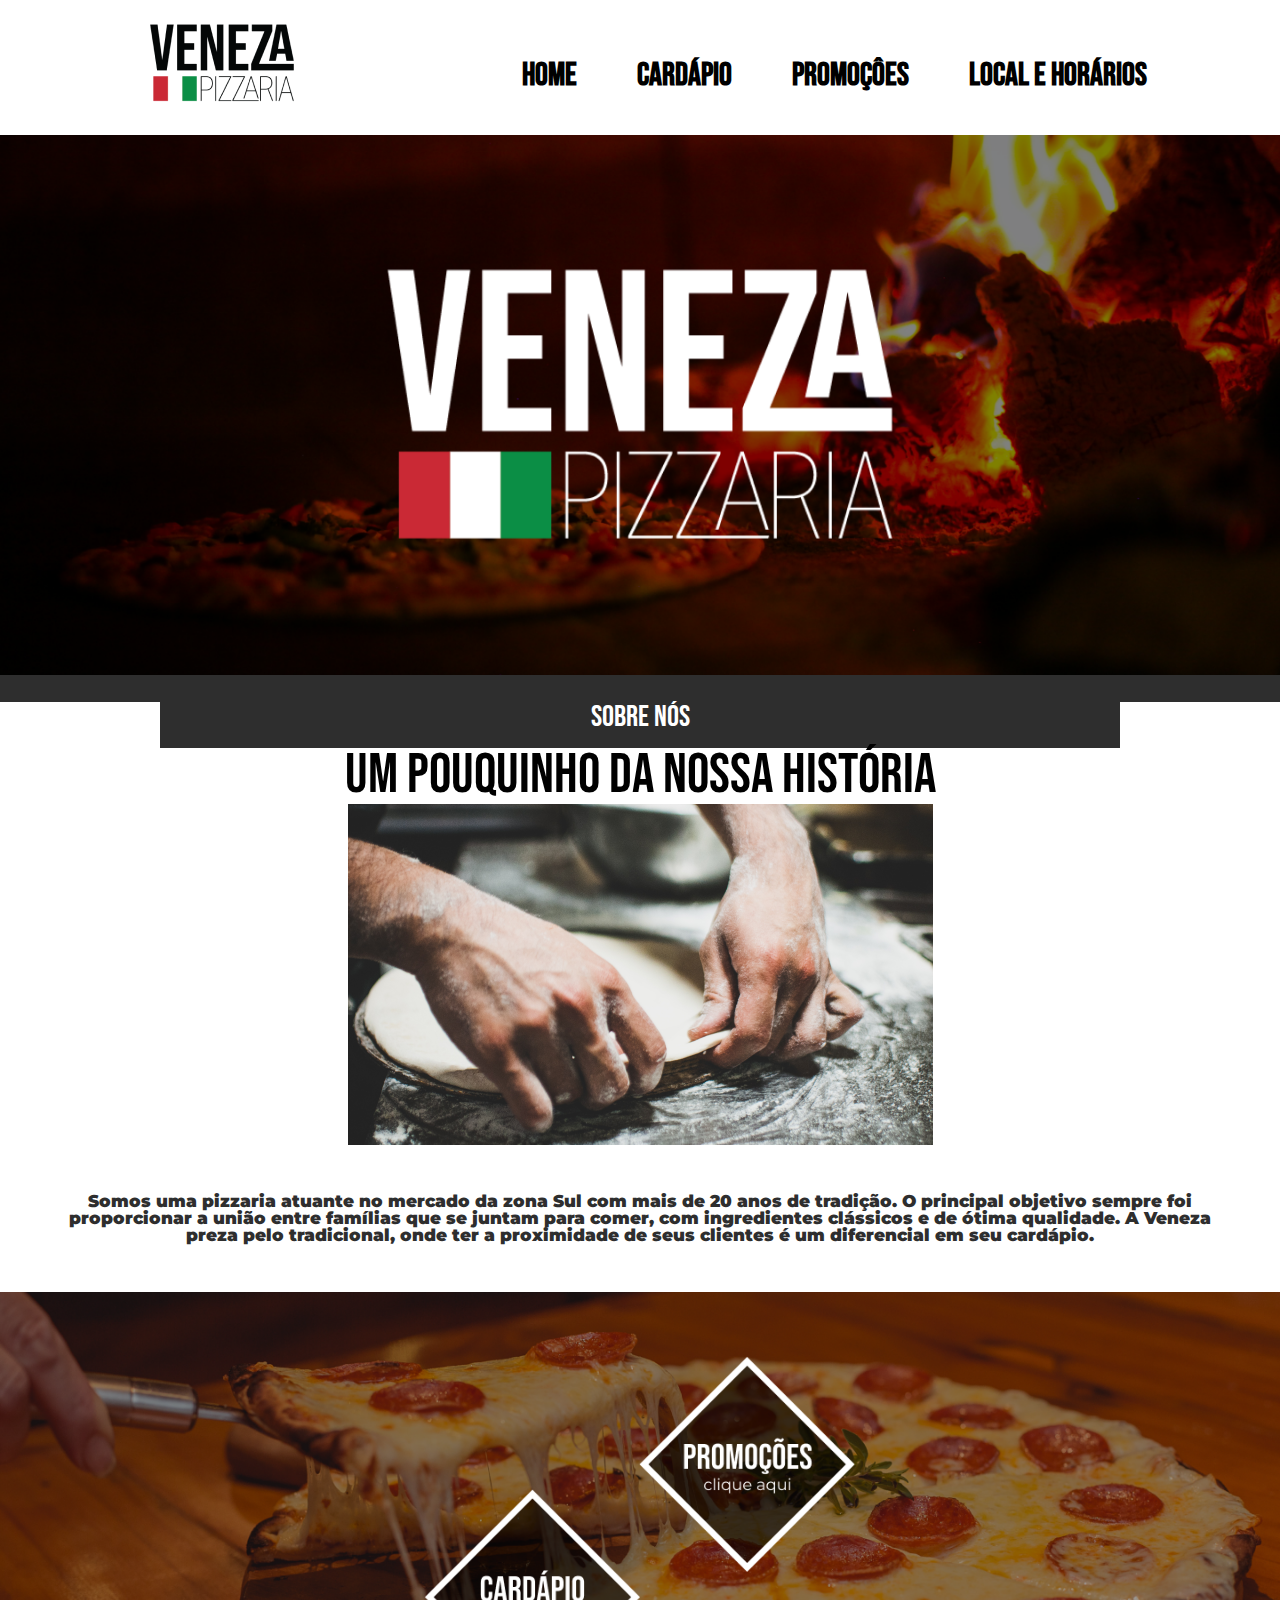
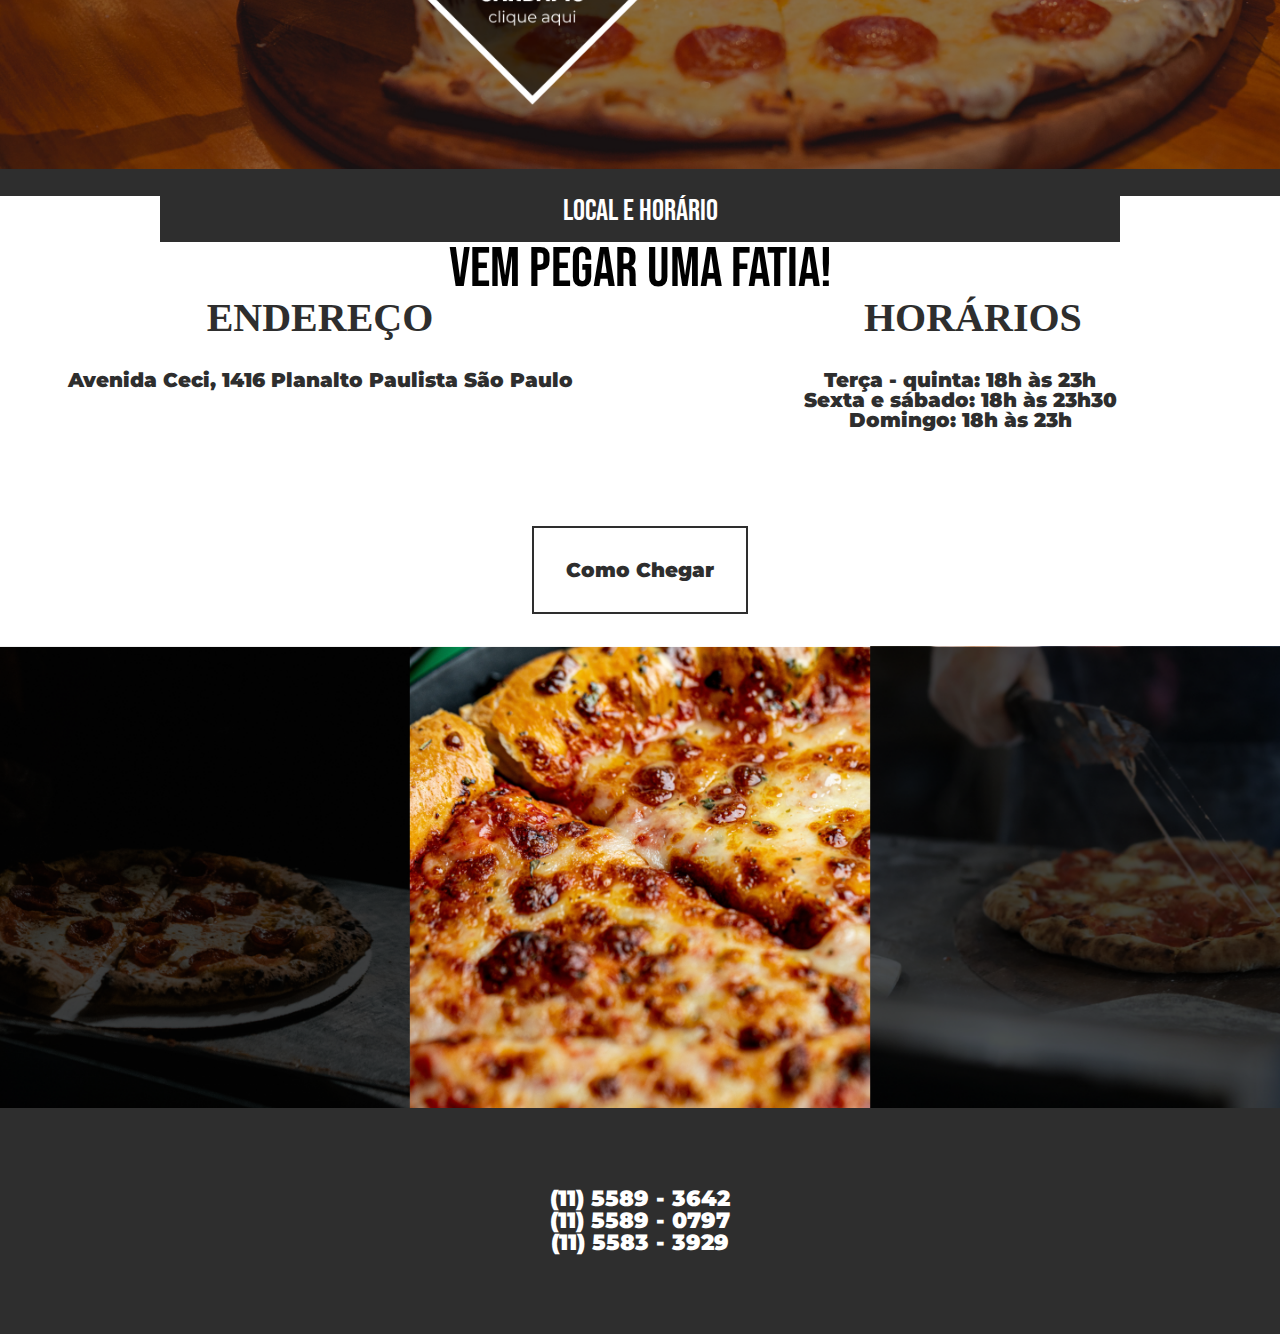
<file: index.html>
<!DOCTYPE html>
<html lang="pt-br">

<head>
    <meta charset="UTF-8">
    <meta http-equiv="X-UA-Compatible" content="IE=edge">
    <meta name="viewport" content="width=device-width, initial-scale=1.0">
    <link rel="stylesheet" href="./CSS/reset.css">
    <link rel="stylesheet" href="./CSS/style.css">
    <link rel="stylesheet" href="./CSS/cabecalho.css">
    <link rel="stylesheet" href="./CSS/principal.css">
    <link rel="stylesheet" href="./CSS/rodape.css">
    <link rel="preconnect" href="https://fonts.googleapis.com">
    <link rel="preconnect" href="https://fonts.gstatic.com" crossorigin>
    <link href="https://fonts.googleapis.com/css2?family=Bebas+Neue&family=Montserrat:wght@100&display=swap"
        rel="stylesheet">
    <title>Pizzaria Veneza</title>
</head>
<header>
    <section class="section-head">
        <img src="./images/logo.png" alt="Logo da Pizzaria" class="logo-head">
        <div class="mobile-menu" onclick="openNav()">
        <div class="line-1"></div>
        <div class="line-2"></div>
        <div class="line-3"></div>
    </div>
    <div id="myNav" class="overlay">
        <a href="javascript:void(0)" class="closebtn" onclick="closeNav()">&times;</a>
        
        <div class="overlay-content">
                 <a href="./index.html" class="a-item-over"> Home </a>
                 <a href="./cardapio.html" class="a-item-over"> Cardápio </a>
                 <a href="./promocoes.html" class="a-item-over"> Promoçôes </a>
                 <a href="./atendimento.html" class="a-item-over"> Local e Horários </a>
               
         </div>
    </div>
    

    <div class="div-lista">
        <ul class="lista-head">
            <li class="item-head"><a href="./index.html" class="a-item"> Home </a></li>
            <li class="item-head"><a href="./cardapio.html" class="a-item"> Cardápio </a></li>
            <li class="item-head"><a href="./promocoes.html" class="a-item"> Promoçôes </a></li>
            <li class="item-head"><a href="./atendimento.html" class="a-item"> Local e Horários </a></li>
        </ul>
         <div>
           
    </section>
</header>

<body>
    <section class="conteudo-principal">
        <img src="./images/PT1.png" alt="Imagem de pizza" class="background-veneza">
        <p class="barra-design"></p>
        <h1 class="sobre-nos">Sobre Nós</h1>
        <h2 class="titulo-secundario">um pouquinho da nossa história</h2>
        <div class="mao-na-massa">
            <img src="./images/um pouquinho da nossa história.png" alt="Mão na massa" class="img-mao-na-massa">
        </div>
       <div class="historia-container">
        <p class="nossa-historia">Somos uma pizzaria atuante no mercado da zona Sul com mais de 20 anos de tradição. O
            principal objetivo
            sempre foi proporcionar a união entre famílias que se juntam para comer, com ingredientes clássicos e de
            ótima qualidade. A Veneza preza pelo tradicional, onde ter a proximidade de seus clientes é um diferencial
            em seu cardápio.</p>
        </div>

        <img src="./images/PT3.png" alt="imagem de uma pizza" class="background-veneza">
        <p class="barra-design"></p>
        <h1 class="local-horario-titulo">Local e Horário</h1>
        <h2 class="titulo-secundario">vem pegar uma fatia!</h2>
        <div class="end-hora">
            <div class="endereco-hora1">
                <h1 class="titulo-end">Endereço</h1>
                <p class="item-end-hora">Avenida Ceci, 1416
                    Planalto Paulista
                    São Paulo</p>
            </div>
            <div class="endereco-hora2">
                <h1 class="titulo-hora">Horários</h1>
                <ul class="item-end-hora">
                <li>Terça - quinta: 18h às 23h</li>
                <li>Sexta e sábado: 18h às 23h30</li>
                <li>Domingo: 18h às 23h</li>
                </ul>
            </div>
        </div>
        <div class="btn">
        <a href="https://www.google.com/maps/place/Av.+Ceci,+1416+-+Planalto+Paulista,+S%C3%A3o+Paulo+-+SP,+04065-002/@-23.6216754,-46.6516358,17z/data=!3m1!4b1!4m5!3m4!1s0x94ce5a5d1738dbd7:0x98ef2408de1309c8!8m2!3d-23.6216754!4d-46.6494471"
            class="btn-como-chegar">Como Chegar</a>
        </div>
        <img src="./images/PT5.png" alt="imagem de pizza" class="background-veneza">
    </section>
    <script src="./JS/JS/mobile-navbar.js"></script>
</body>
<footer>
    <div class="d-contato">
        <ul class="contato">
         <li>(11) 5589 - 3642</li>
           <li> (11) 5589 - 0797</li>
            <li>(11) 5583 - 3929</li>
        </ul>
    </div>
</footer>

</html>
</file>
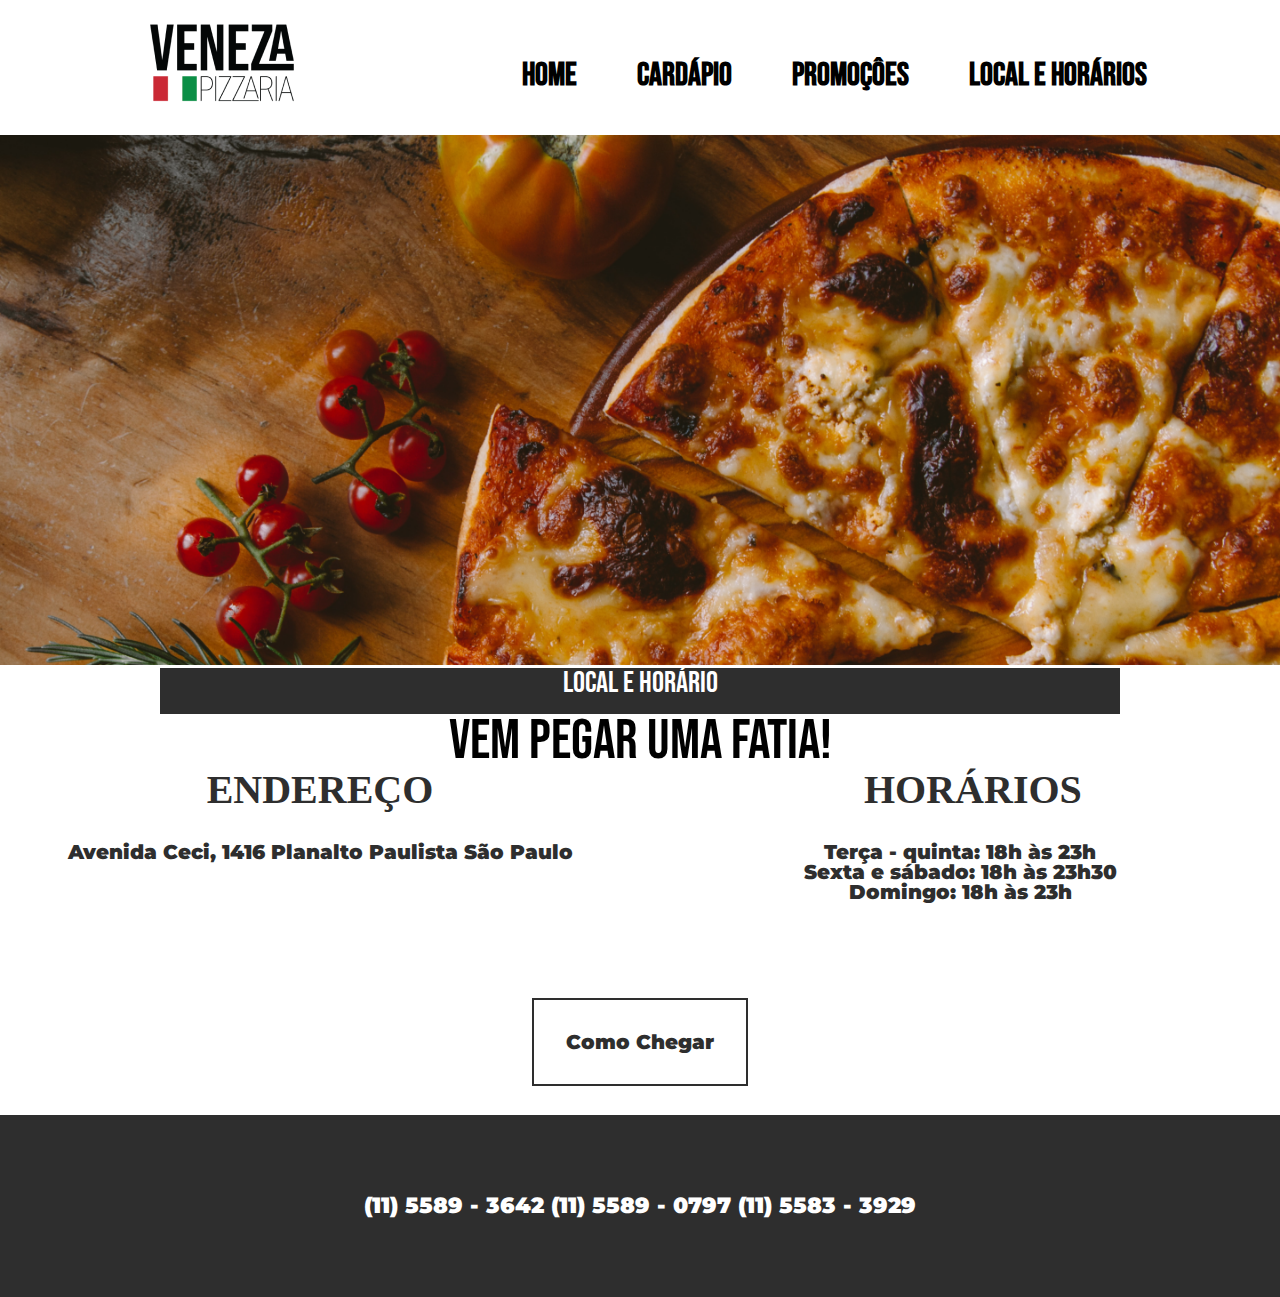
<file: atendimento.html>
<!DOCTYPE html>
<html lang="pt-br">
<head>
    <meta charset="UTF-8">
    <meta http-equiv="X-UA-Compatible" content="IE=edge">
    <meta name="viewport" content="width=device-width, initial-scale=1.0">
    <link rel="stylesheet" href="./CSS/reset.css">
    <link rel="stylesheet" href="./CSS/style.css">
    <link rel="stylesheet" href="./CSS/cabecalho.css">
    <link rel="stylesheet" href="./CSS/atendimento.css">
    <link rel="stylesheet" href="./CSS/rodape.css">
    <link rel="preconnect" href="https://fonts.googleapis.com">
    <link rel="preconnect" href="https://fonts.gstatic.com" crossorigin>
    <link href="https://fonts.googleapis.com/css2?family=Bebas+Neue&family=Montserrat:wght@100&display=swap"
        rel="stylesheet">
    <title>Pizzaria Veneza</title>
</head>
<header>
    <section class="section-head">
        <img src="./images/logo.png" alt="Logo da Pizzaria" class="logo-head">
        <div class="mobile-menu" onclick="openNav()">
        <div class="line-1"></div>
        <div class="line-2"></div>
        <div class="line-3"></div>
    </div>
    <div id="myNav" class="overlay">
        <a href="javascript:void(0)" class="closebtn" onclick="closeNav()">&times;</a>
        
        <div class="overlay-content">
                 <a href="./index.html" class="a-item-over"> Home </a>
                 <a href="./cardapio.html" class="a-item-over"> Cardápio </a>
                 <a href="./promocoes.html" class="a-item-over"> Promoçôes </a>
                 <a href="./atendimento.html" class="a-item-over"> Local e Horários </a>
               
         </div>
    </div>
    

    <div class="div-lista">
        <ul class="lista-head">
            <li class="item-head"><a href="./index.html" class="a-item"> Home </a></li>
            <li class="item-head"><a href="./cardapio.html" class="a-item"> Cardápio </a></li>
            <li class="item-head"><a href="./promocoes.html" class="a-item"> Promoçôes </a></li>
            <li class="item-head"><a href="./atendimento.html" class="a-item"> Local e Horários </a></li>
        </ul>
         <div>
           
    </section>
</header>
<body>
    <img src="./images/ivan-torres-MQUqbmszGGM-unsplash 1.png" alt="foto de pizza no forno"
    class="background-veneza">
    <h1 class="local-horario-titulo">Local e Horário</h1>
        <h2 class="titulo-secundario">vem pegar uma fatia!</h2>
        <div class="end-hora">
            <div class="endereco-hora1">
                <h1 class="titulo-end">Endereço</h1>
                <p class="item-end-hora">Avenida Ceci, 1416
                    Planalto Paulista
                    São Paulo</p>
            </div>
            <div class="endereco-hora2">
                <h1 class="titulo-hora">Horários</h1>
                <ul class="item-end-hora">
                <li>Terça - quinta: 18h às 23h</li>
                <li>Sexta e sábado: 18h às 23h30</li>
                <li>Domingo: 18h às 23h</li>
                </ul>
            </div>
        </div>
        <div class="btn">
        <a href="https://www.google.com/maps/place/Av.+Ceci,+1416+-+Planalto+Paulista,+S%C3%A3o+Paulo+-+SP,+04065-002/@-23.6216754,-46.6516358,17z/data=!3m1!4b1!4m5!3m4!1s0x94ce5a5d1738dbd7:0x98ef2408de1309c8!8m2!3d-23.6216754!4d-46.6494471"
            class="btn-como-chegar">Como Chegar</a>
        </div>
            <script src="./JS/JS/mobile-navbar.js"></script>
</body>
<footer>
    <div class="d-contato">
        <p class="contato">(11) 5589 - 3642
            (11) 5589 - 0797
            (11) 5583 - 3929</p>
    </div>
</footer>
</html>
</file>
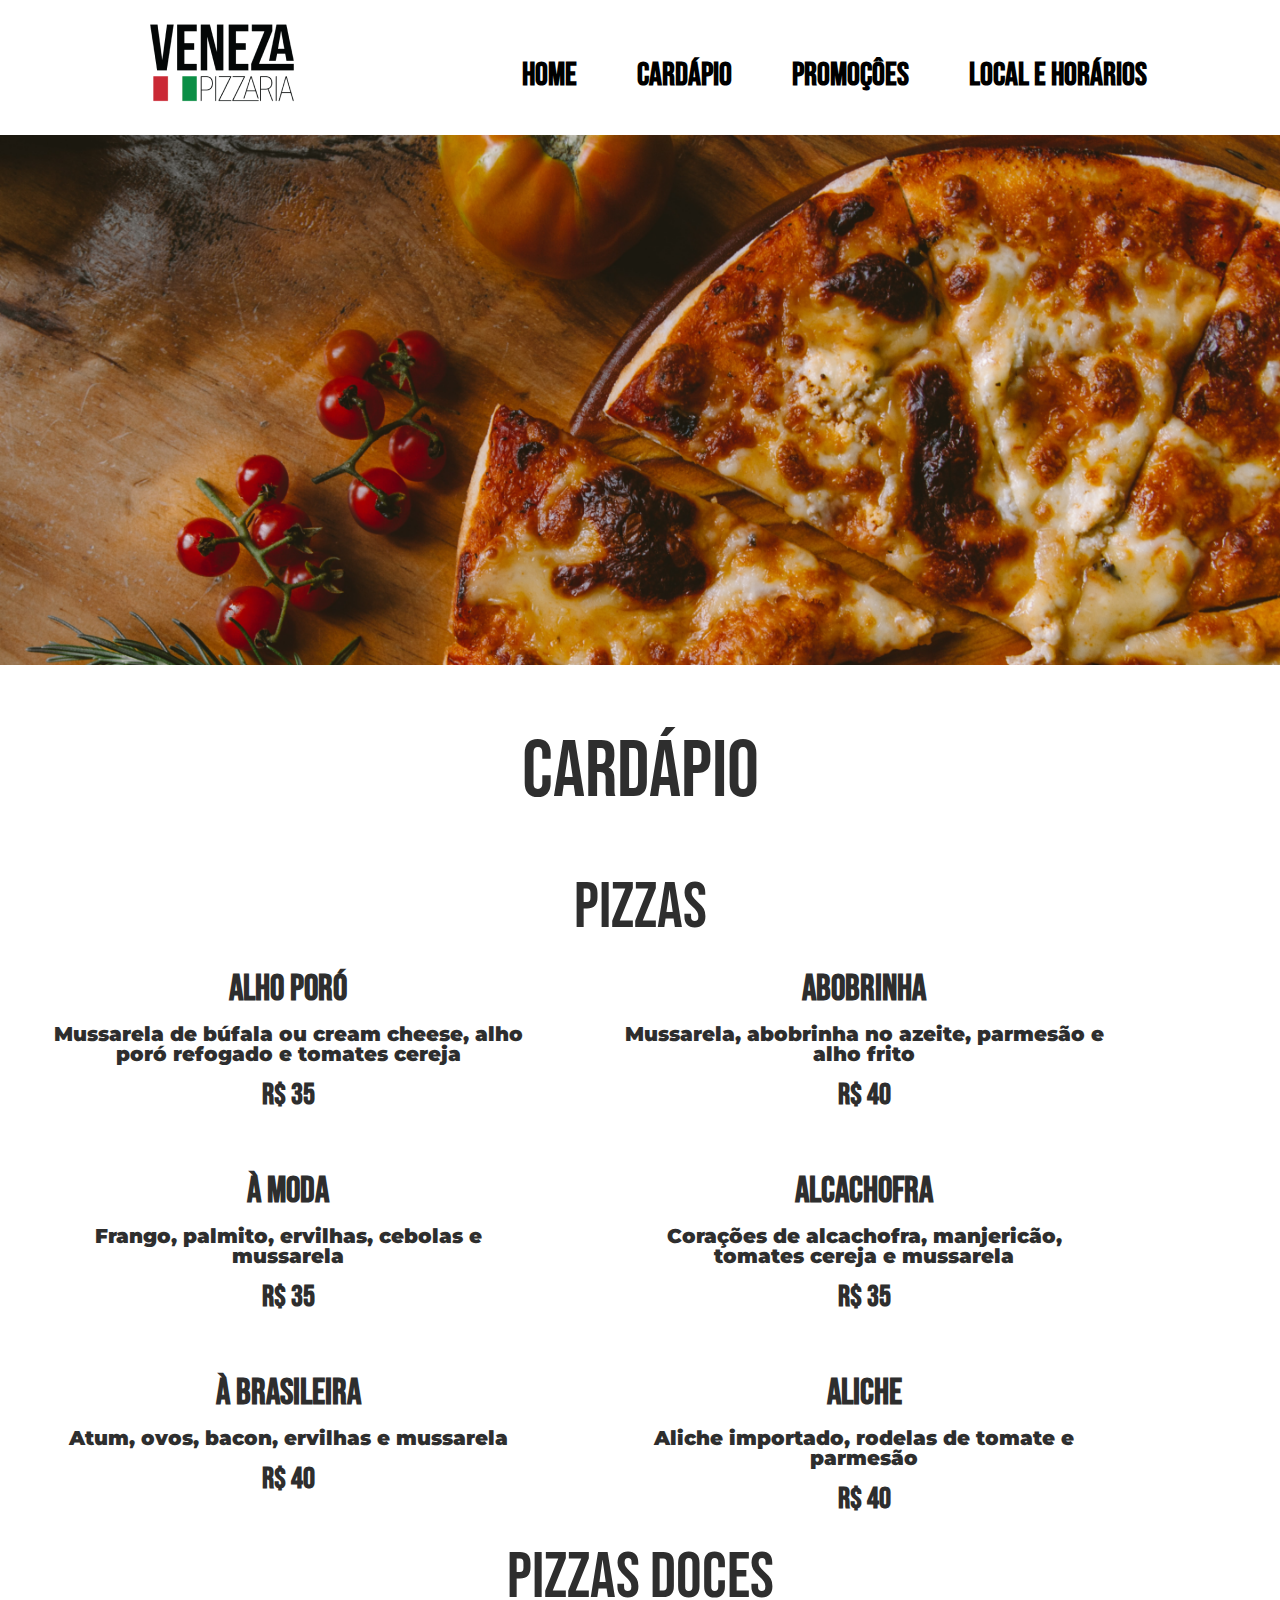
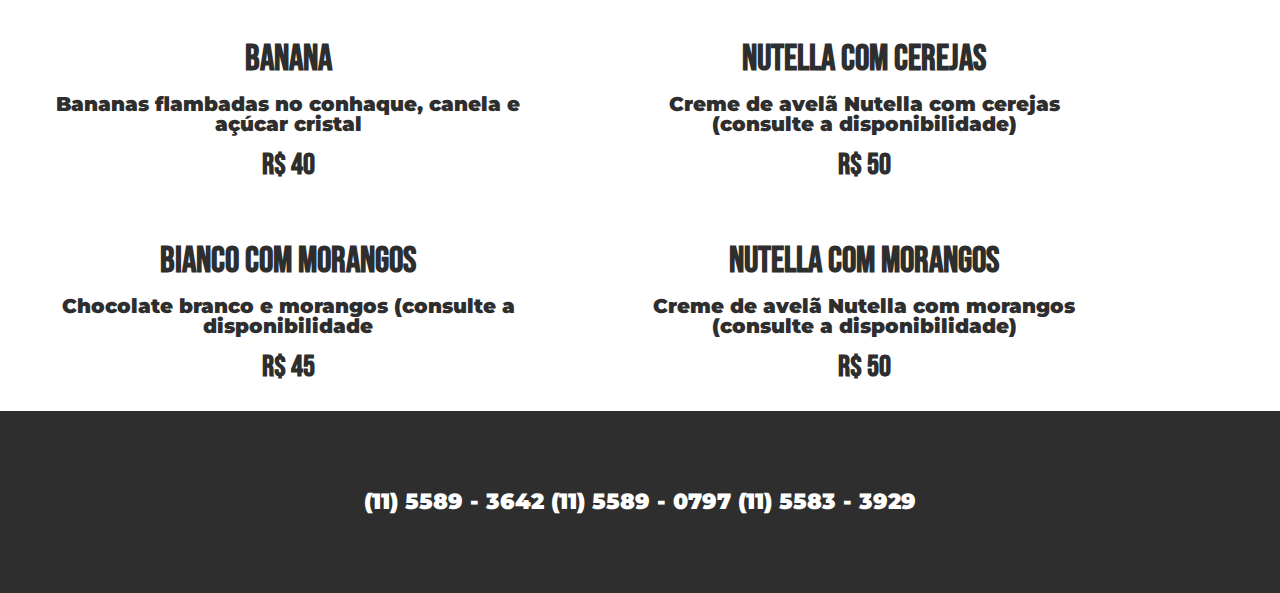
<file: cardapio.html>
<!DOCTYPE html>
<html lang="pt-br">

<head>
    <meta charset="UTF-8">
    <meta http-equiv="X-UA-Compatible" content="IE=edge">
    <meta name="viewport" content="width=device-width, initial-scale=1.0">
    <link rel="stylesheet" href="./CSS/reset.css">
    <link rel="stylesheet" href="./CSS/style.css">
    <link rel="stylesheet" href="./CSS/cabecalho.css">
    <link rel="stylesheet" href="./CSS/rodape.css">
    <link rel="stylesheet" href="./CSS/cardapio.css">
    <link rel="preconnect" href="https://fonts.googleapis.com">
    <link rel="preconnect" href="https://fonts.gstatic.com" crossorigin>
    <link href="https://fonts.googleapis.com/css2?family=Bebas+Neue&family=Montserrat:wght@100&display=swap"
        rel="stylesheet">
    <title>Pizzaria Veneza</title>
</head>
<header>
    <section class="section-head">
        <img src="./images/logo.png" alt="Logo da Pizzaria" class="logo-head">
        <div class="mobile-menu" onclick="openNav()">
        <div class="line-1"></div>
        <div class="line-2"></div>
        <div class="line-3"></div>
    </div>
    <div id="myNav" class="overlay">
        <a href="javascript:void(0)" class="closebtn" onclick="closeNav()">&times;</a>
        
        <div class="overlay-content">
                 <a href="./index.html" class="a-item-over"> Home </a>
                 <a href="./cardapio.html" class="a-item-over"> Cardápio </a>
                 <a href="./promocoes.html" class="a-item-over"> Promoçôes </a>
                 <a href="./atendimento.html" class="a-item-over"> Local e Horários </a>
               
         </div>
    </div>
    

    <div class="div-lista">
        <ul class="lista-head">
            <li class="item-head"><a href="./index.html" class="a-item"> Home </a></li>
            <li class="item-head"><a href="./cardapio.html" class="a-item"> Cardápio </a></li>
            <li class="item-head"><a href="./promocoes.html" class="a-item"> Promoçôes </a></li>
            <li class="item-head"><a href="./atendimento.html" class="a-item"> Local e Horários </a></li>
        </ul>
         <div>
           
    </section>
</header>
<body>
    <section class="principal">
        <div>
            <img src="./images/ivan-torres-MQUqbmszGGM-unsplash 1.png" alt="foto de pizza no forno"
                class="background-veneza">
            <H1 class="cardapio-item">Cardápio</H1>
            <h1 class="pizza-item">Pizzas</h1>
        </div>
        <div class="pizzas-cardapio-geral">
            <div class="pizzas-cardapio">
                <h2 class="titulo-cardapio">ALHO PORÓ</h2>
                <p class="descricao-cardapio">Mussarela de búfala ou cream cheese, alho poró refogado e tomates cereja
                </p>
                <p class="preco">r$ 35</p>
            </div>
            <div class="pizzas-cardapio">
                <h2 class="titulo-cardapio">abobrinha</h2>
                <p class="descricao-cardapio">Mussarela, abobrinha no azeite, parmesão e alho frito</p>
                <p class="preco">r$ 40</p>
            </div>
            <div class="pizzas-cardapio">
                <h2 class="titulo-cardapio">à moda</h2>
                <p class="descricao-cardapio">Frango, palmito, ervilhas, cebolas e mussarela</p>
                <p class="preco">r$ 35</p>

            </div>
            <div class="pizzas-cardapio">
                <h2 class="titulo-cardapio">alcachofra</h2>
                <p class="descricao-cardapio">Corações de alcachofra, manjericão, tomates cereja e mussarela</p>
                <p class="preco">r$ 35 </p>
            </div>
            <div class="pizzas-cardapio">
                <h2 class="titulo-cardapio">à brasileira</h2>
                <p class="descricao-cardapio">Atum, ovos, bacon, ervilhas e mussarela</p>
                <p class="preco">r$ 40</p>
            </div>
            <div class="pizzas-cardapio">
                <h2 class="titulo-cardapio">aliche</h2>
                <p class="descricao-cardapio">Aliche importado, rodelas de tomate e parmesão</p>
                <p class="preco">r$ 40</p>
            </div>
        </div>
        <h1 class="pizza-item">Pizzas Doces </h1>
        <div class="pizzas-cardapio-geral">
            <div class="pizzas-cardapio">
                <h2 class="titulo-cardapio">banana  </h2>
                    <p class="descricao-cardapio">Bananas flambadas no conhaque, canela e açúcar cristal</p>
                    <p class="preco">r$ 40</p>
                
            </div>
            <div class="pizzas-cardapio">
                <h2 class="titulo-cardapio">nutella com cerejas</h2>
                    <p class="descricao-cardapio">Creme de avelã Nutella com cerejas (consulte a disponibilidade)</p>
                    <p class="preco">r$ 50</p>
                
            </div>
            <div class="pizzas-cardapio">
                <h2 class="titulo-cardapio">bianco com morangos</h2>
                    <p class="descricao-cardapio">Chocolate branco e morangos (consulte a disponibilidade</p>
                    <p class="preco">r$ 45</p>
                
            </div>
            <div class="pizzas-cardapio">
                <h2 class="titulo-cardapio">nutella com morangos</h2>
                    <p class="descricao-cardapio">Creme de avelã Nutella com morangos (consulte a disponibilidade)</p>
                    <p class="preco">r$ 50</p>
                
            </div>
        </div>
    </section>
    <script src="./JS/JS/mobile-navbar.js"></script>
</body>
<footer>
    <div class="d-contato">
        <p class="contato">(11) 5589 - 3642
            (11) 5589 - 0797
            (11) 5583 - 3929</p>
    </div>
</footer>

</html>
</file>
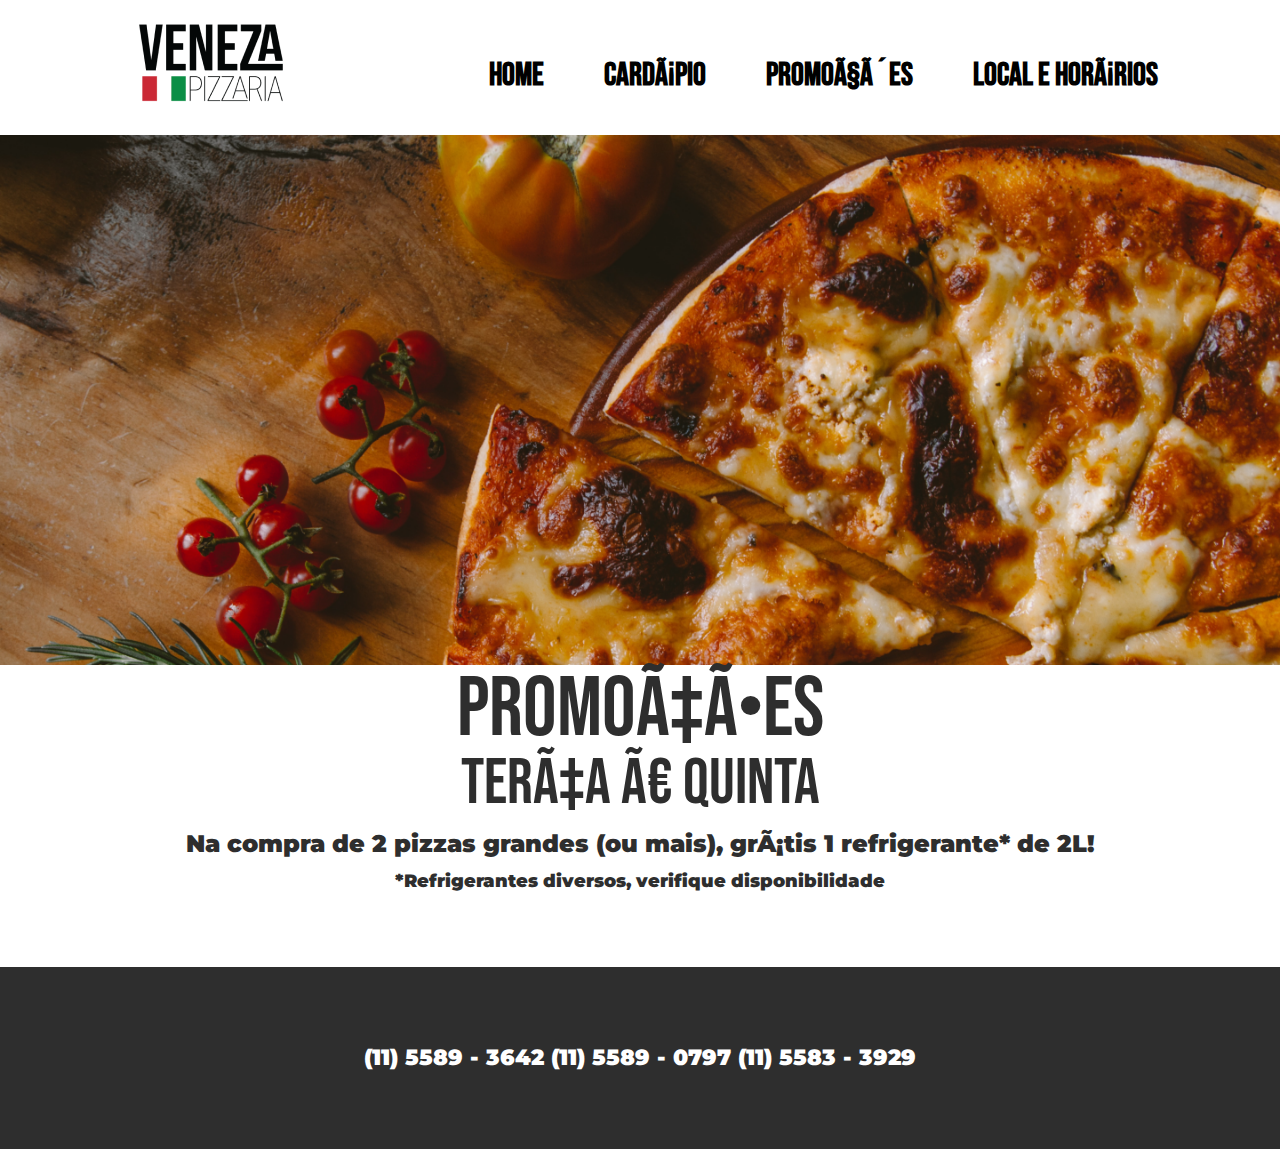
<file: promocoes.html>
<!DOCTYPE html>
<html lang="pt-br>
<head>
    <meta charset="UTF-8">
    <meta http-equiv="X-UA-Compatible" content="IE=edge">
    <meta name="viewport" content="width=device-width, initial-scale=1.0">
    <link rel="stylesheet" href="./CSS/reset.css">
    <link rel="stylesheet" href="./CSS/style.css">
    <link rel="stylesheet" href="./CSS/cabecalho.css">
    <link rel="stylesheet" href="./CSS/rodape.css">
    <link rel="stylesheet" href="./CSS/promocoes.css">
    <link rel="preconnect" href="https://fonts.googleapis.com">
    <link rel="preconnect" href="https://fonts.gstatic.com" crossorigin>
    <link href="https://fonts.googleapis.com/css2?family=Bebas+Neue&family=Montserrat:wght@100&display=swap"
        rel="stylesheet">
    <title>Pizzaria Veneza</title>
</head>
<header>
    <section class="section-head">
        <img src="./images/logo.png" alt="Logo da Pizzaria" class="logo-head">
        <div class="mobile-menu" onclick="openNav()">
        <div class="line-1"></div>
        <div class="line-2"></div>
        <div class="line-3"></div>
    </div>
    <div id="myNav" class="overlay">
        <a href="javascript:void(0)" class="closebtn" onclick="closeNav()">&times;</a>
        
        <div class="overlay-content">
                 <a href="./index.html" class="a-item-over"> Home </a>
                 <a href="./cardapio.html" class="a-item-over"> Cardápio </a>
                 <a href="./promocoes.html" class="a-item-over"> Promoçôes </a>
                 <a href="./atendimento.html" class="a-item-over"> Local e Horários </a>
               
         </div>
    </div>
    

    <div class="div-lista">
        <ul class="lista-head">
            <li class="item-head"><a href="./index.html" class="a-item"> Home </a></li>
            <li class="item-head"><a href="./cardapio.html" class="a-item"> Cardápio </a></li>
            <li class="item-head"><a href="./promocoes.html" class="a-item"> Promoçôes </a></li>
            <li class="item-head"><a href="./atendimento.html" class="a-item"> Local e Horários </a></li>
        </ul>
         <div>
           
    </section>
</header>
<body>
    <img src="./images/ivan-torres-MQUqbmszGGM-unsplash 1.png" alt="Imagem de pizza" class="background-veneza">
    <h1 class="titulo-promocao">PROMOÇÕES</h1>
    <h2 class="dias-promocao">TERÇA À QUINTA</h2>
    <p class="primeira-descricao">Na compra de 2 pizzas grandes (ou mais), grátis 1 refrigerante* de 2L!</p>
    <p class="segunda-descricao">*Refrigerantes diversos, verifique disponibilidade</p>

    <script src="./JS/JS/mobile-navbar.js"></script>
</body>
<footer>
    <div class="d-contato">
        <p class="contato">(11) 5589 - 3642
            (11) 5589 - 0797
            (11) 5583 - 3929</p>
    </div>
</footer>

</html>
</file>
<file: CSS/style.css>
:root{
    --cor-titulo-principal:  rgba(46, 46, 46, 1);
    --font-titulo-principal: Bebas Neue;
    --cor-descricao: rgba(46, 46, 46, 1);
    --font-descricao:  Montserrat ;
    --cor-telefone: rgba(255, 255, 255, 1);
}
</file>
<file: CSS/cabecalho.css>
header {
    background-color: #FFFFFF;
}

.section-head {
    display: flex;
    justify-content: space-around;
    align-items: center;
    height: 15vh;
}

.lista-head {
    display: inline-block;
    align-items: flex-end;
    margin-top: 3rem;
    margin-left: 0 rem;

}

.logo-head {
    margin-top: 2rem;
}

.item-head {
    display: inline-block;
    margin-right: 3.5rem;
    cursor: pointer;
    margin-bottom: 2rem;
}

.a-item {
    color: var(--font-titulo-principal);
    text-decoration: none;
    font-weight: bold;
    font-size: 32px;
    text-transform: uppercase;
    font-family: 'Bebas Neue', cursive;
    
}

.a-item:hover {
    color: rgb(137, 136, 136);
    border:  1px solid black;
    padding: 1rem;
}
.a-item-over {
    color: var(--font-titulo-principal);
    text-decoration: none;
    font-weight: bold;
    font-size: 28px;
    text-transform: uppercase;
    font-family: 'Bebas Neue', cursive;  
}

.a-item-over:hover {
    color: rgb(137, 136, 136);
    border: 1px solid  rgb(137, 136, 136);
    padding: 1rem;
}


.mobile-menu {
    display: none;
    cursor: pointer;
    margin-left: auto;
    background-color: rgb(218, 213, 213);
}

.mobile-menu div {
    width: 28px;
    height: 2px;
    background: black;
    margin: 8px;
}

.closebtn {
    display: none;
    cursor: pointer;
    margin-left: auto;
    text-decoration: none;
    color: rgb(137, 136, 136);
    font-size: 65px;
}

.overlay {
    width: 0;
    height: 100%;
    background-color: black;
    z-index: 9;
    position: fixed;
    left: 0;
    top: 0;
    overflow-x: hidden;
    transition: all 0.5s;
}

.overlay-content {
    display: none;
    position: relative;
    top: 25%;
    width: 100%;
    text-align: center;
    margin-top: 30px;
    color: rgb(218, 213, 213);
}

@media screen and (max-width: 950px) {
    .lista-head {
        display: none;
    }

    .mobile-menu {
        display: block;
    }

    .closebtn {
        display: block;
    }

    .overlay-content {
        display: flex;
        position: relative;
        flex-direction: column;
        justify-content: center;
        top: 25%;
        width: 100%;
        text-align: center;
        margin-top: 0px;
        color: rgb(218, 213, 213);
    }

    .a-item-over{
        margin: 10px;
    }

}
</file>
<file: CSS/principal.css>
.background-veneza{
    width: 100%;
}
.barra-design{
    border: 6px solid #2E2E2E;
    max-width: 100%;
    height: 2rem;
    background-color: #2E2E2E;
    margin-top: -20px;
}
.sobre-nos{
    text-align: center;
    background-color: #2E2E2E;
    color: var(--cor-telefone);
    font-size: 30px;
    text-transform: uppercase;
    font-family: 'Bebas Neue';
    padding-bottom: 1rem;
    margin:0 10rem ;
}
.titulo-secundario{
    font-size: 3.5rem;
    text-align: center;
    color: var(--titulo-principal);
    text-transform: uppercase;
    font-family: 'Bebas Neue';

}
.mao-na-massa{
    display: flex;
    justify-content: center;
   
}
.historia-container{
    display: flex;
    justify-content: space-around;
    

}
.nossa-historia{
    color: rgba(46, 46, 46, 1);
    font-family: 'Montserrat', sans-serif;
    font-size: 17px;
    font-weight:900;
  
    text-align: center;
    margin: 1rem;
    padding: 2rem;
}
.local-horario-titulo{
    text-align: center;
    background-color: #2E2E2E;
    color: var(--cor-telefone);
    font-size: 30px;
    text-transform: uppercase;
    font-family: 'Bebas Neue';
    padding-bottom: 1rem;
    margin:0 10rem ;
}
.end-hora{
    display: grid;
    grid-template-columns: 50% 50%;
    margin-bottom: 4rem;
}
.endereco-hora1{
   text-align: center;
   
}
.titulo-end{
    color: #2E2E2E;
    font-family: var(--titulo-principal);
    font-size: 40px;
    font-weight: 900;
    text-transform: uppercase;
}
.titulo-hora{
    color: #2E2E2E;
    font-family: var(--titulo-principal);
    font-size: 40px;
    font-weight: 900;
    margin: 0 35%;
    text-transform: uppercase;
}
.item-end-hora{
    color: #2E2E2E;
    display: flex;
    flex-direction: column;
    font-family: 'Montserrat', sans-serif;
    font-size: 20px;
    font-weight: 900;
    margin: 2rem 0;
    text-align: center;

}
    .btn{
        display: flex;
        justify-content: space-around;
    }
.btn-como-chegar{
    border: 2px solid #2E2E2E;
    color: #2E2E2E;
    cursor: pointer;
    display: flex;
    font-size: 20px;
    font-family: 'Montserrat', sans-serif;
    font-weight: 900;
    margin-bottom: 2rem;
    padding: 2rem;
    text-decoration: none;
}
.btn-como-chegar:hover{
    border: 4px solid rgb(137, 136, 136);
    color: rgb(137, 136, 136);
    font-size: 25px;
}

@media screen and (max-width: 999px) {
    .end-hora{
        display: flex;
        flex-direction: column;
    }
    .titulo-hora{
        display: flex;
        justify-content: center;
        margin: 0 19rem;
    }
    .btn-como-chegar{
        display: flex;
        justify-content: center;
    }
}
@media screen and (max-width:585px ) {
     .img-mao-na-massa{
        width: 100%;
    } 
    .sobre-nos{
        font-size: 20px;
        margin: 0 5rem;
    }
    .local-horario-titulo{
        font-size: 20px;
        margin: 0 5rem;
    }
    .titulo-hora{
        margin: 0 10rem;
    }
}
</file>
<file: CSS/rodape.css>
.d-contato{
    background-color: rgba(46, 46, 46, 1);
    padding: 5rem;
    margin-top: -3px;
}
.contato{
    color: #FFFFFF;
    display: flex;
    flex-direction: column;
    font-size: 22px;
    font-family: 'Montserrat', sans-serif;
    font-weight: 900;
    justify-content: center;
    
    text-align: center; 
}
</file>
<file: CSS/atendimento.css>
.background-veneza {
    width: 100%;
}

.titulo-secundario{
    font-size: 3.5rem;
    text-align: center;
    color: var(--titulo-principal);
    text-transform: uppercase;
    font-family: 'Bebas Neue';
}
.local-horario-titulo{
    text-align: center;
    background-color: #2E2E2E;
    color: var(--cor-telefone);
    font-size: 30px;
    text-transform: uppercase;
    font-family: 'Bebas Neue';
    padding-bottom: 1rem;
    margin:0 10rem ;
}
.end-hora{
    display: grid;
    grid-template-columns: 50% 50%;
    margin-bottom: 4rem;
}
.endereco-hora1{
   text-align: center;
   
}
.titulo-end{
    color: #2E2E2E;
    font-family: var(--titulo-principal);
    font-size: 40px;
    font-weight: 900;
    text-transform: uppercase;
}
.titulo-hora{
    color: #2E2E2E;
    font-family: var(--titulo-principal);
    font-size: 40px;
    font-weight: 900;
    margin: 0 35%;
    text-transform: uppercase;
}
.item-end-hora{
    color: #2E2E2E;
    display: flex;
    flex-direction: column;
    font-family: 'Montserrat', sans-serif;
    font-size: 20px;
    font-weight: 900;
    margin: 2rem 0;
    text-align: center;

}
    .btn{
        display: flex;
        justify-content: space-around;
    }
.btn-como-chegar{
    border: 2px solid #2E2E2E;
    color: #2E2E2E;
    cursor: pointer;
    display: flex;
    font-size: 20px;
    font-family: 'Montserrat', sans-serif;
    font-weight: 900;
    margin-bottom: 2rem;   
    padding: 2rem;
    text-decoration: none;
}
.btn-como-chegar:hover{
    border: 4px solid rgb(137, 136, 136);
    color: rgb(137, 136, 136);
    font-size: 25px;
}
@media screen and (max-width: 999px) {
    .end-hora{
        display: flex;
        flex-direction: column;
    }
    .titulo-hora{
        display: flex;
        justify-content: center;
        margin: 0 19rem;
    }
    .btn-como-chegar{
        display: flex;
        justify-content: center;
    }
}
@media screen and (max-width:585px ) {
    .local-horario-titulo{
        font-size: 20px;
        margin: 0 5rem;
    }
    .titulo-hora{
        margin: 0 10rem;
    }
}
</file>
<file: CSS/cardapio.css>
.background-veneza {
    width: 100%;
}

.cardapio-item {
    background-color: #FFFFFF;
    color: rgba(46, 46, 46, 1);
    ;
    font-family: 'Bebas Neue';
    font-size: 80px;
    padding: 4rem;
    text-align: center;
}

.pizza-item {
    color: rgba(46, 46, 46, 1);
    font-family: 'Bebas Neue';
    font-size: 64px;
    text-align: center;

}

.pizzas-cardapio-geral {
    display: grid;
    grid-template-columns: 45% 45%;
    text-align: center;
}

.pizzas-cardapio {
    margin: 2rem;
}

.titulo-cardapio {
    color: rgba(46, 46, 46, 1);
    font-family: 'Bebas Neue';
    font-size: 36px;
    font-weight: 900;
    text-transform: uppercase;
}

.descricao-cardapio {
    color: rgba(46, 46, 46, 1);
    font-family: 'Montserrat', sans-serif;
    font-size: 20px;
    font-weight: 900;
    margin: 1rem;
}
.preco{
    color: rgba(46, 46, 46, 1);
    font-family: 'Bebas Neue';
    font-size: 30px;
    font-weight: 900;
}
@media screen and (max-width: 999px) {
        .pizzas-cardapio-geral{
            display: flex;
            flex-direction: column;
        }
}
</file>
<file: CSS/promocoes.css>
.background-veneza {
    width: 100%;
}

.titulo-promocao {
    background-color: #FFFFFF;
    color: rgba(46, 46, 46, 1);
    font-family: 'Bebas Neue';
    font-size: 84px;
    text-align: center;
}

.dias-promocao {
    color: rgba(46, 46, 46, 1);
    font-family: 'Bebas Neue';
    font-size: 64px;
    text-align: center;
}
.primeira-descricao{
    color: rgba(46, 46, 46, 1);
    font-family: 'Montserrat', sans-serif;
    font-size: 24px;
    font-weight: 900;
    padding: 1rem;
    text-align: center;
}
.segunda-descricao{
    color: rgba(46, 46, 46, 1);
    font-family: 'Montserrat', sans-serif;
    font-size: 18px;
    font-weight: 900;
    margin-bottom: 5rem;
    text-align: center;
}
@media screen and (max-width: 710px) {
    .titulo-promocao{
        font-size: 2.5em;
    }   
    .dias-promocao{
        font-size: 3em;
    }
    .primeira-descricao{
        display: flex;
        justify-content: center;
        font-size: 1em;        
    }
    .segunda-descricao{
        font-size: 1em;
    }
}
</file>
